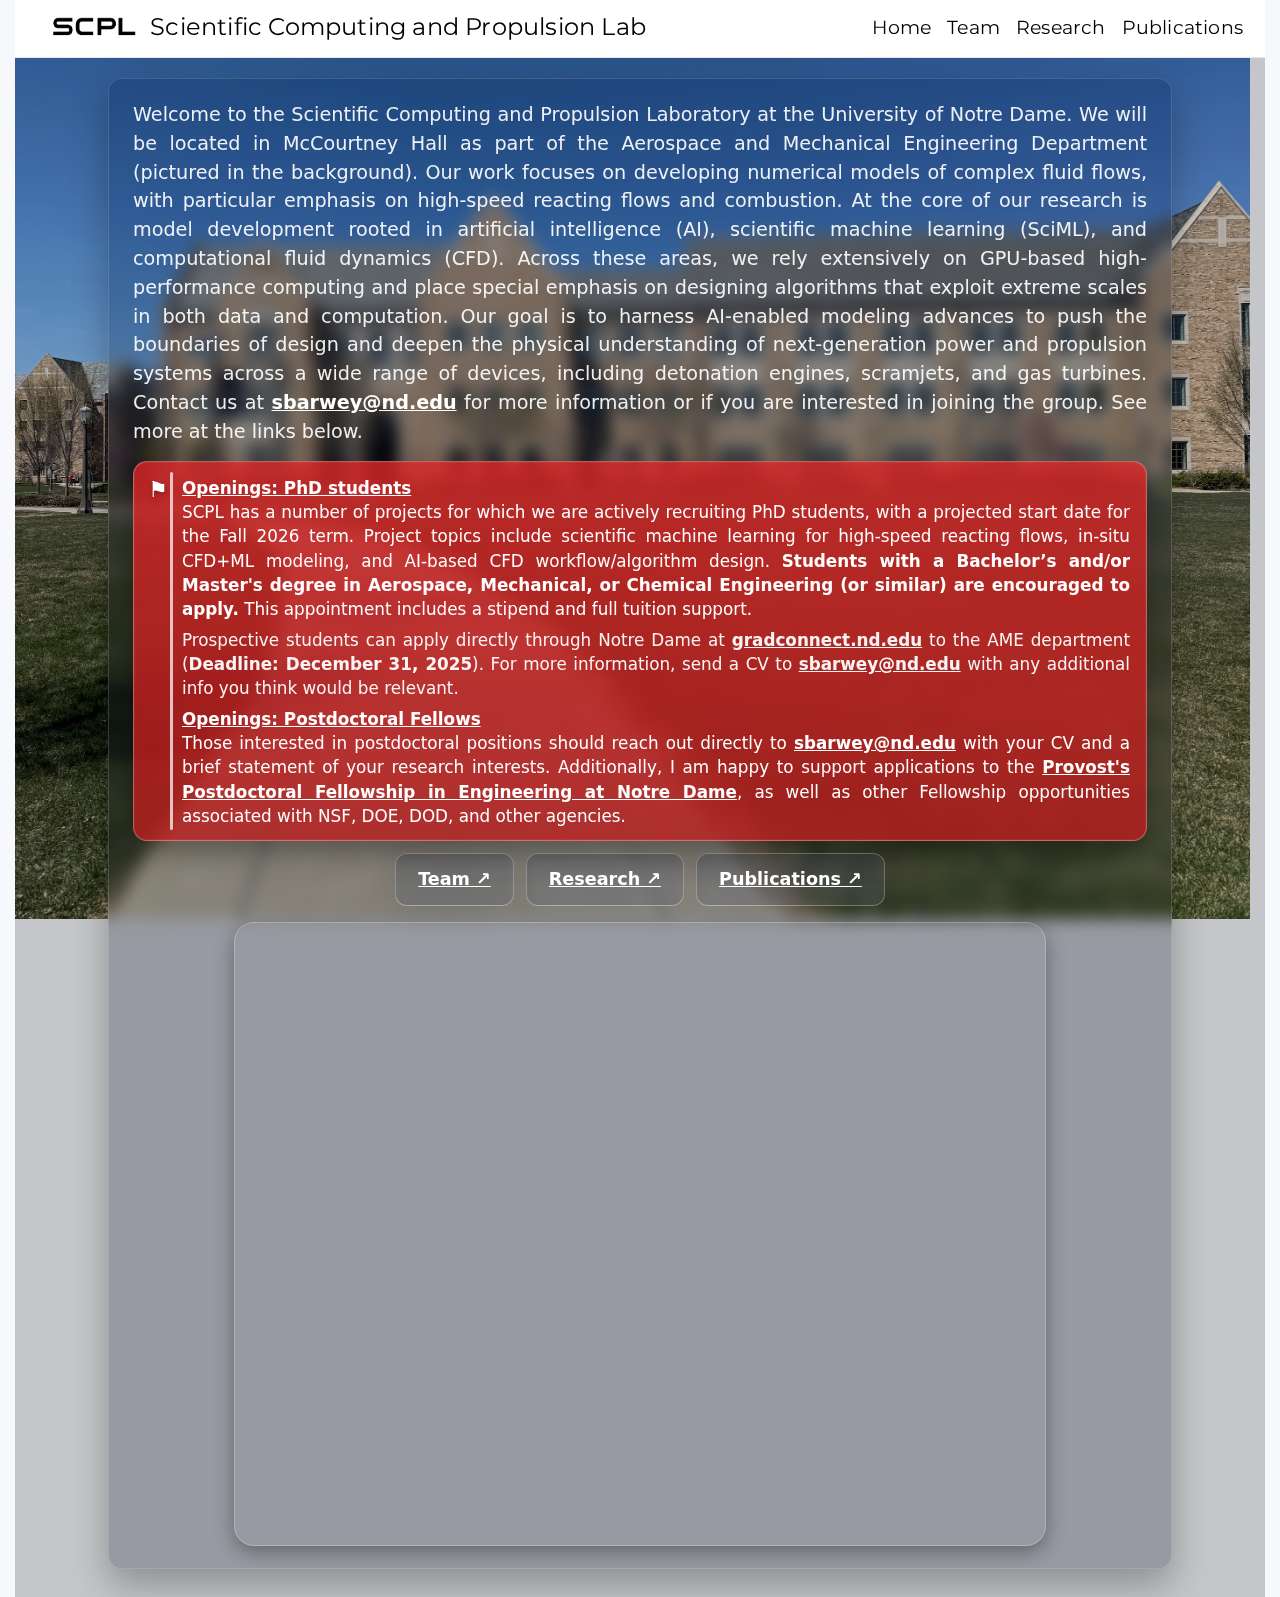
<file: index.html>
<!DOCTYPE html>
<html lang="en">
<head>
  <meta charset="utf-8" />
  <meta name="viewport" content="width=device-width, initial-scale=1" />

  <!-- Page title + description -->
  <title>SCPL</title>
  <meta name="description" content="SCPL — We develop algorithms at the intersection of machine learning, high-performance computing, and the natural sciences.">

  <!-- Banner font (Montserrat) -->
  <link href="https://fonts.googleapis.com/css2?family=Montserrat:wght@400;500;600&display=swap" rel="stylesheet">

  <!-- Main stylesheet -->
  <link rel="stylesheet" href="css/style.css">
</head>
<body>

<!-- ==========================================================================
     Header (site banner with logo + navigation)
     ========================================================================== -->
<header>
  <nav class="nav">
    <!-- Brand: logo + lab name -->
    <a class="brand" href="index.html">
      <img src="images/lab-logo.png" alt="Lab logo for SCPL">
      <span class="lab-name">Scientific Computing and Propulsion Laboratory</span>
    </a>

    <!-- Right-side navigation menu -->
    <div class="menu">
      <a href="index.html">Home</a>
      <a href="team.html">Team</a>
      <a href="research.html">Research</a>
      <a href="publications.html">Publications</a>
    </div>
  </nav>
</header>

<!-- ==========================================================================
     Hero Section (full-screen background with shaded content panel)
     ========================================================================== -->
<main class="hero" style="background-image: url('images/background.jpg');">
  <div class="hero-content">
    <div class="wrap">
      
      <!-- Unified shaded panel (glass effect from style.css) -->
      <section class="hero-panel">
        
        <!-- Lab title -->
        <!-- <h1 class="hero-title">
          <span class="lab-name">Scientific Computing and Propulsion Laboratory</span>
        </h1> -->

        <!-- Optional subtitle (currently commented out) -->
        <!-- <p class="hero-subtitle">University of Notre Dame, Department of Aerospace and Mechanical Engineering</p> -->

        <!-- Lead paragraph (justified, improved line-height in CSS) -->
        <p class="hero-lead">
          Welcome to the Scientific Computing and Propulsion Laboratory at the 
          University of Notre Dame. We will be located in McCourtney Hall as part of the Aerospace and Mechanical Engineering Department
          (pictured in the background). Our work focuses on developing numerical models of complex fluid flows, 
          with particular emphasis on high-speed reacting flows and combustion. At the core of our research is model development rooted in 
          artificial intelligence (AI), scientific machine learning (SciML), and computational fluid dynamics (CFD). 
          Across these areas, we rely extensively on GPU-based high-performance computing and place special emphasis on designing 
          algorithms that exploit extreme scales in both data and computation. Our goal is to harness AI-enabled modeling 
          advances to push the boundaries of design and deepen the physical understanding of next-generation power and propulsion 
          systems across a wide range of devices, including detonation engines, scramjets, and gas turbines. 
          Contact us at <a href="mailto:sbarwey@nd.edu">sbarwey@nd.edu</a> for more information or if you are interested in joining the group.
          See more at the links below. 
        </p>

        <!-- Hiring Notice (sticks out under the lead text) -->
        <div class="notice notice-hiring" role="note" aria-label="Hiring Notice">
          <p>
            <strong><u>Openings: PhD students</u></strong>
            <br>
            SCPL has a number of projects for which we are actively recruiting PhD students,
            with a projected start date for the Fall 2026 term. Project topics include scientific machine
            learning for high-speed reacting flows, in-situ CFD+ML modeling, and AI-based CFD workflow/algorithm design.
            <strong>Students with a Bachelor’s and/or Master's degree in Aerospace, Mechanical, or Chemical
            Engineering (or similar) are encouraged to apply.</strong> 
            This appointment includes a stipend and full tuition support.
          </p>
          <p class="notice-req">
            Prospective students can apply directly through Notre Dame at <a href="https://gradconnect.nd.edu">gradconnect.nd.edu</a> to the AME department (<strong>Deadline: December 31, 2025</strong>). 
            For more information, send a CV to <a href="mailto:sbarwey@nd.edu">sbarwey@nd.edu</a> with any additional info you think would be relevant.
          </p>
          <p>
            <strong><u>Openings: Postdoctoral Fellows </u></strong>
            <br>
            Those interested in postdoctoral positions should reach out directly to <a href="mailto:sbarwey@nd.edu">sbarwey@nd.edu</a> with your CV and a brief statement of your research interests.
            Additionally, I am happy to support applications to the <a href="https://engineering.nd.edu/provosts-postdoctoral-fellowships-in-engineering-program/">Provost's Postdoctoral Fellowship in Engineering at Notre Dame</a>, as well as other Fellowship opportunities associated with NSF, DOE, DOD, and other agencies. 
          </p>
        </div>

        <!-- Action buttons -->
        <div class="hero-actions">
          <a class="btn hero-btn" href="team.html">Team ↗</a>
          <a class="btn hero-btn" href="research.html">Research ↗</a>
          <a class="btn hero-btn" href="publications.html">Publications ↗</a>
        </div>

        <!-- New landing image -->
        <div class="hero-image">
          <img src="images/landing-image-1.png" alt="Landing image 1">
          <img src="images/landing-image-2.png" alt="Landing image 2">
          <img src="images/landing-image-3.png" alt="Landing image 3">
        </div>

      </section>
    </div>
  </div>
</main>

<!-- Small JS: inserts current year -->
<script src="js/site.js"></script>
</body>
</html>
</file>
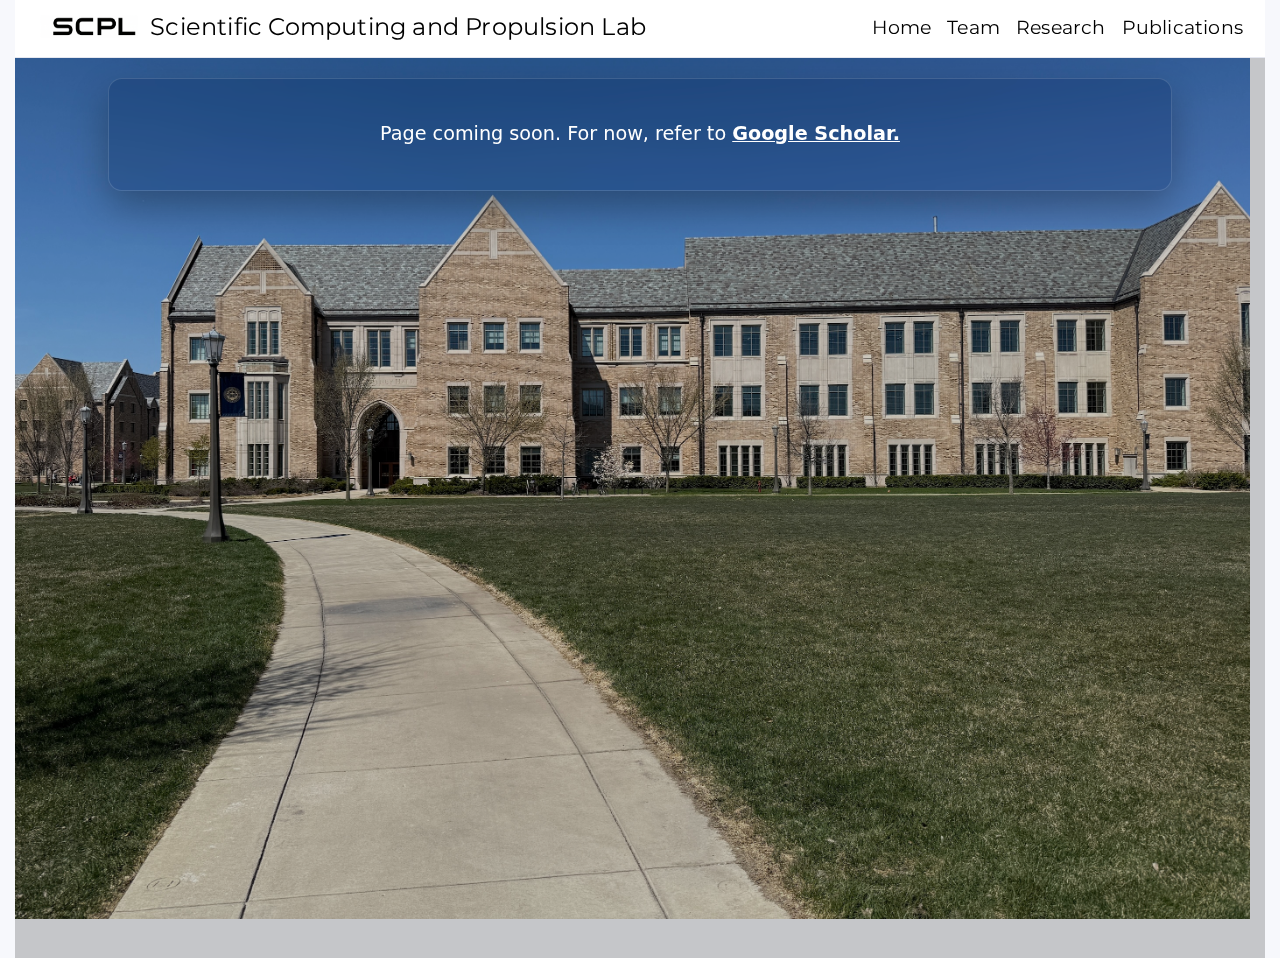
<file: publications.html>
<!DOCTYPE html>
<html lang="en">
<head>
  <meta charset="utf-8" />
  <meta name="viewport" content="width=device-width, initial-scale=1" />
  <title>Publications — SCPL</title>
  <meta name="description" content="Publications from SCPL. Searchable list of papers, preprints, and proceedings.">
  <link href="https://fonts.googleapis.com/css2?family=Montserrat:wght@400;500;600&display=swap" rel="stylesheet">
  <link rel="stylesheet" href="css/style.css">
</head>
<body>

<header>
  <nav class="nav">
    <a class="brand" href="index.html">
      <img src="images/lab-logo.png" alt="Lab logo for SCPL">
      <span class="lab-name">Scientific Computing and Propulsion Lab</span>
    </a>
    <div class="menu">
      <a href="index.html">Home</a>
      <a href="team.html">Team</a>
      <a href="research.html">Research</a>
      <a href="publications.html">Publications</a>
    </div>
  </nav>
</header>

<main class="hero" style="background-image: url('images/background.jpg');">
  <div class="hero-content">
    <div class="wrap">
      <section class="hero-panel" style="text-align:center;">
        <p style="font-size: 1.2rem; font-weight: 500; color: white;">
          Page coming soon. For now, refer to 
          <a href="https://scholar.google.com/citations?user=Km7A7aAAAAAJ&hl=en&oi=ao" target="_blank" style="color:white; text-decoration: underline; font-weight:600;">
            Google Scholar.
          </a>
        </p>
      </section>
    </div>
  </div>
</main>

<script src="js/site.js"></script>

<!-- =======================================================================
     OLD PUBLICATIONS PAGE (kept for later) — everything below is commented out
     =======================================================================

<div class="wrap">
  <h2>Publications</h2>

  <div class="pub-controls" style="margin: 6px 0 18px">
    <input id="pub-search" class="search" type="search" placeholder="Search by title, author, year, venue…" aria-label="Search publications" />
    <button class="btn" id="toggle-bib">Toggle BibTeX</button>
  </div>

  <section class="section" aria-labelledby="cat-journal">
    <h3 id="cat-journal">Journal Articles & Preprints</h3>
    <div id="pub-list-journal" class="grid" style="gap:14px">

      <article class="card pub"
        data-title="graph transformers for turbulent flow prediction"
        data-authors="young; lee; diaz"
        data-year="2024"
        data-month="apr"
        data-venue="jmlr">
        <div><strong>Graph Transformers for Turbulent Flow Prediction</strong></div>
        <small>C. Young, M. Lee, R. Diaz (2024), <em>Journal of Machine Learning Research</em>.
          <a href="#" target="_blank" rel="noopener">PDF</a> ·
          <a href="#" target="_blank" rel="noopener">Code</a>
        </small>
        <details>
          <summary>BibTeX</summary>
<pre>@article{young2024gtflow,
  title={Graph Transformers for Turbulent Flow Prediction},
  author={Young, Casey and Lee, Min and Diaz, Rosa},
  journal={Journal of Machine Learning Research},
  year={2024}
}</pre>
        </details>
      </article>

      <article class="card pub"
        data-title="vllm for multi-node scientific inference"
        data-authors="young"
        data-year="2023"
        data-month="nov"
        data-venue="joss">
        <div><strong>vLLM for Multi‑Node Scientific Inference</strong></div>
        <small>C. Young (2023), <em>Journal of Open Source Software</em>.
          <a href="#" target="_blank" rel="noopener">PDF</a> ·
          <a href="#" target="_blank" rel="noopener">Code</a>
        </small>
        <details>
          <summary>BibTeX</summary>
<pre>@article{young2023vllm,
  title={vLLM for Multi-Node Scientific Inference},
  author={Young, Casey},
  journal={Journal of Open Source Software},
  year={2023}
}</pre>
        </details>
      </article>

    </div>
  </section>

  <section class="section" aria-labelledby="cat-conf">
    <h3 id="cat-conf">Conference Proceedings</h3>
    <div id="pub-list-conf" class="grid" style="gap:14px">

      <article class="card pub"
        data-title="foundation models for physics need graph inductive bias"
        data-authors="brown; young; park"
        data-year="2025"
        data-month="jun"
        data-venue="neurips">
        <div><strong>Foundation Models for Physics Need Graph Inductive Bias</strong></div>
        <small>A. Brown*, C. Young*, J. Park (2025), <em>NeurIPS</em>.
          <a href="#" target="_blank" rel="noopener">PDF</a> ·
          <a href="#" target="_blank" rel="noopener">Code</a>
        </small>
        <details>
          <summary>BibTeX</summary>
<pre>@inproceedings{brown2025fmp,
  title={Foundation Models for Physics Need Graph Inductive Bias},
  author={Brown, Alex and Young, Casey and Park, Jordan},
  booktitle={NeurIPS},
  year={2025}
}</pre>
        </details>
      </article>

      <article class="card pub"
        data-title="reinforcement learning with verifiable rewards for combustion control"
        data-authors="park; brown"
        data-year="2024"
        data-month="feb"
        data-venue="icml">
        <div><strong>Reinforcement Learning with Verifiable Rewards for Combustion Control</strong></div>
        <small>J. Park, A. Brown (2024), <em>ICML</em>.
          <a href="#" target="_blank" rel="noopener">PDF</a>
        </small>
        <details>
          <summary>BibTeX</summary>
<pre>@inproceedings{park2024rlvr,
  title={Reinforcement Learning with Verifiable Rewards for Combustion Control},
  author={Park, Jordan and Brown, Alex},
  booktitle={ICML},
  year={2024}
}</pre>
        </details>
      </article>

    </div>
  </section>
</div>

<footer>
  <div class="foot">
    <div>© <span id="year"></span> <span class="lab-name">Scientific Computing and Propulsion Lab</span></div>
    <div><a href="#">Open Positions</a> · <a href="#">Code of Conduct</a></div>
  </div>
</footer>

<script>
const searchEl  = document.getElementById('pub-search');
const toggleBtn = document.getElementById('toggle-bib');
const allCards  = () => Array.from(document.querySelectorAll('.pub'));
function normalize(s){ return (s||'').toLowerCase(); }
function matches(card, q){
  const t = card.dataset.title || '';
  const a = card.dataset.authors || '';
  const y = card.dataset.year || '';
  const v = card.dataset.venue || '';
  return [t,a,y,v].some(x => normalize(x).includes(q));
}
if (searchEl) {
  searchEl.addEventListener('input', ()=>{
    const q = normalize(searchEl.value);
    allCards().forEach(c => c.style.display = q && !matches(c, q) ? 'none' : '');
  });
}
if (toggleBtn) {
  toggleBtn.addEventListener('click', ()=>{
    allCards().forEach(c=>{
      const d = c.querySelector('details');
      if(d) d.open = !d.open;
    });
  });
}
const MONTHS = {jan:1,feb:2,mar:3,apr:4,may:5,jun:6,jul:7,aug:8,sep:9,sept:9,oct:10,nov:11,dec:12};
function monthNum(m){
  if(!m) return 0;
  const s = String(m).trim().toLowerCase();
  if (MONTHS[s]) return MONTHS[s];
  const n = parseInt(s,10);
  return Number.isFinite(n) ? n : 0;
}
function sortContainer(containerId){
  const container = document.getElementById(containerId);
  if(!container) return;
  const items = Array.from(container.children);
  items.sort((a,b)=>{
    const ya = parseInt(a.dataset.year||'0',10) || 0;
    const yb = parseInt(b.dataset.year||'0',10) || 0;
    if (ya !== yb) return yb - ya;
    const ma = monthNum(a.dataset.month);
    const mb = monthNum(b.dataset.month);
    if (ma !== mb) return mb - ma;
    const ta = (a.dataset.title||'').toLowerCase();
    const tb = (b.dataset.title||'').toLowerCase();
    return ta.localeCompare(tb);
  });
  items.forEach(el => container.appendChild(el));
}
document.addEventListener('DOMContentLoaded', ()=>{
  sortContainer('pub-list-journal');
  sortContainer('pub-list-conf');
});
</script>

-->
</body>
</html>
</file>
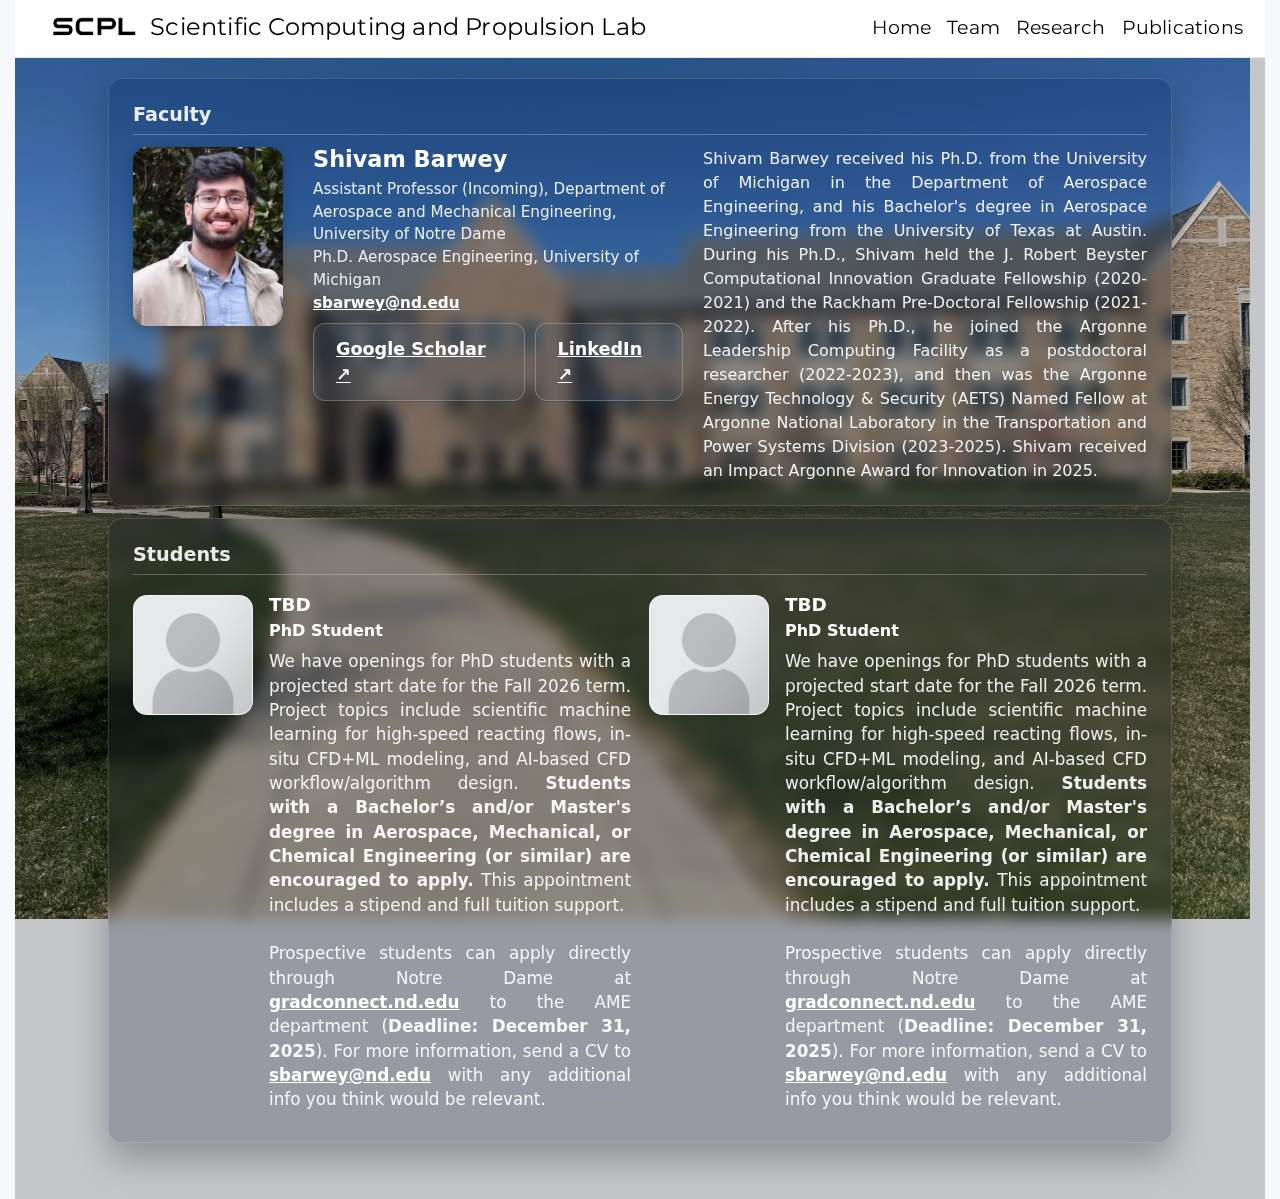
<file: team.html>
<!DOCTYPE html>
<html lang="en">
<head>
  <meta charset="utf-8" />
  <meta name="viewport" content="width=device-width, initial-scale=1" />
  <title>Team — Scientific Computing and Propulsion Lab</title>
  <meta name="description" content="Meet the people of SCPL.">
  <link href="https://fonts.googleapis.com/css2?family=Montserrat:wght@400;500;600&display=swap" rel="stylesheet">
  <link rel="stylesheet" href="css/style.css">
</head>
<body>

<header>
  <nav class="nav">
    <a class="brand" href="index.html">
      <img src="images/lab-logo.png" alt="Lab logo for SCPL">
      <span class="lab-name">Scientific Computing and Propulsion Lab</span>
    </a>
    <div class="menu">
      <a href="index.html">Home</a>
      <a href="team.html">Team</a>
      <a href="research.html">Research</a>
      <a href="publications.html">Publications</a>
    </div>
  </nav>
</header>

<main class="hero" style="background-image: url('images/background.jpg');">
  <div class="hero-content">
    <div class="wrap">

      <!-- Faculty section -->
      <section class="hero-panel team-section" style="margin-bottom:12px">
        <div class="team-header">Faculty</div>
        <div class="faculty">
          <!-- Left: Portrait -->
          <div class="faculty-avatar">
            <img src="images/team/faculty.jpg" alt="Prof. Shivam Barwey headshot">
          </div>
      
          <!-- Middle: Info + links -->
          <div class="faculty-info">
            <h3>Shivam Barwey</h3>
            <div class="role">
              Assistant Professor (Incoming), Department of Aerospace and Mechanical Engineering, University of Notre Dame
              <br>
              Ph.D. Aerospace Engineering, University of Michigan
              <br>
              <a href="mailto:sbarwey@nd.edu">sbarwey@nd.edu</a>
            </div>
            <div class="links">
              <a class="btn hero-btn" href="https://scholar.google.com/citations?user=Km7A7aAAAAAJ&hl=en&oi=ao">Google Scholar ↗</a>
              <a class="btn hero-btn" href="https://www.linkedin.com/in/shivam-barwey-a36368234/">LinkedIn ↗</a>
            </div>
          </div>
      
          <!-- Right: New text block -->
          <div class="faculty-bio">
            <p>
              Shivam Barwey received his Ph.D. from the University of Michigan in the Department of Aerospace Engineering, and his Bachelor's degree in Aerospace Engineering from the University of Texas at Austin. 
              During his Ph.D., Shivam held the J. Robert Beyster Computational Innovation Graduate Fellowship (2020-2021) and the Rackham Pre-Doctoral Fellowship (2021-2022). 
              After his Ph.D., he joined the Argonne Leadership Computing Facility as a postdoctoral researcher (2022-2023), and then was the Argonne Energy Technology & Security (AETS) Named Fellow at Argonne National Laboratory in the Transportation and Power Systems Division (2023-2025). 
              Shivam received an Impact Argonne Award for Innovation in 2025.
            </p>
          </div>
        </div>
      </section>

      <!-- Students section -->
      <section class="hero-panel team-section">
        <div class="team-header">Students</div>
        <div class="grid grid-2" style="margin-top:6px">

          <div class="person">
            <div class="avatar">
              <img src="images/team/student1.png" alt="Student 1 headshot">
            </div>
            <div>
              <h3>TBD</h3>
              <div class="role">PhD Student</div>
              <p class="student-blurb">
                We have openings for PhD students
                with a projected start date for the Fall 2026 term. Project topics include scientific machine
                learning for high-speed reacting flows, in-situ CFD+ML modeling, and AI-based CFD workflow/algorithm design.
                <strong>Students with a Bachelor’s and/or Master's degree in Aerospace, Mechanical, or Chemical
                Engineering (or similar) are encouraged to apply.</strong> 
                This appointment includes a stipend and full tuition support.
              </p>
              <p class="student-blurb">
                <br>
                Prospective students can apply directly through Notre Dame at <a href="https://gradconnect.nd.edu">gradconnect.nd.edu</a> to the AME department (<strong>Deadline: December 31, 2025</strong>). 
                For more information, send a CV to <a href="mailto:sbarwey@nd.edu">sbarwey@nd.edu</a> with any additional info you think would be relevant.
              </p>
            </div>
          </div>

          <div class="person">
            <div class="avatar">
              <img src="images/team/student2.png" alt="Student 2 headshot">
            </div>
            <div>
              <h3>TBD</h3>
              <div class="role">PhD Student</div>
              <p class="student-blurb">
                We have openings for PhD students
                with a projected start date for the Fall 2026 term. Project topics include scientific machine
                learning for high-speed reacting flows, in-situ CFD+ML modeling, and AI-based CFD workflow/algorithm design.
                <strong>Students with a Bachelor’s and/or Master's degree in Aerospace, Mechanical, or Chemical
                Engineering (or similar) are encouraged to apply.</strong> 
                This appointment includes a stipend and full tuition support.
              </p>
              <p class="student-blurb">
                <br>
                Prospective students can apply directly through Notre Dame at <a href="https://gradconnect.nd.edu">gradconnect.nd.edu</a> to the AME department (<strong>Deadline: December 31, 2025</strong>). 
                For more information, send a CV to <a href="mailto:sbarwey@nd.edu">sbarwey@nd.edu</a> with any additional info you think would be relevant.
              </p>
            </div>
          </div>

        </div>
      </section>

    </div>
  </div>
</main>
</file>
<file: css/style.css>
/* ==========================================================================
   SCPL — Site styles
   Clean, commented, and friendly to tweak
   ==========================================================================

   HOW TO TUNE QUICKLY  (look for "EDIT HERE"):
   - Brand & banner
       --logo-h, --nav-h, --gutter, --menu-link, --menu-link-hover
   - Palette & shadows
       --bg, --surface, --text, --muted, --accent, --border, --shadow
   - Hero & panel visuals
       --hero-h, --hero-overlay, --panel-alpha, --maxw, --panel-px, --panel-py
   - Landing slider
       --hero-img-w, --hero-img-duration

   Notes:
   • Header spans full window width. The small side margin is --gutter.
   • Menu links in the header are BLACK by default and don’t inherit blue.
   • Links inside the glass hero-panel are forced to bold white + underline.
   ========================================================================== */


/* ==========================================================================
   DESIGN TOKENS — EDIT HERE
   ========================================================================== */
   :root{
    /* ---- Palette (EDIT HERE) ---- */
    --bg:#f7f8fc;
    --surface:#ffffff;
    --text:#0f172a;
    --muted:#46506b;
    --border:#e6e8f0;
    --accent:#2459f7;              /* global link color (outside hero-panel) */
    --accent-2:#17b897;            /* subtle hover tint for hero buttons */
  
    /* Header link colors (banner, top-right) — EDIT HERE */
    --menu-link:#000;              /* black menu links */
    --menu-link-hover:#555;        /* softer gray on hover */
  
    /* ---- Radii & Shadows (EDIT HERE) ---- */
    --radius:16px;
    --shadow:0 8px 28px rgba(15,23,42,.08);
  
    /* ---- Layout knobs (EDIT HERE) ---- */
    --maxw:1100px;                 /* content width for main sections */
    --nav-h:58px;                  /* banner height */
    --logo-h:28px;                 /* logo height in banner */
    --gutter:22px;                 /* small side padding for full-width header */
  
    /* ---- Hero (EDIT HERE) ---- */
    --hero-h:100vh;                /* “full screen” hero height */
    --hero-overlay:.20;            /* dark overlay behind glass panel */
    --panel-alpha:.25;             /* glass panel opacity */
    --panel-px:24px;               /* hero-panel horizontal padding */
    --panel-py:22px;               /* hero-panel vertical padding */
  
    /* ---- Landing image slider (EDIT HERE) ---- */
    --hero-img-w:.80;              /* image width as fraction of hero-panel */
    --hero-img-duration:15s;       /* full cycle for 3 images */
  }
  
  
  /* ==========================================================================
     BASE / RESET
     ========================================================================== */
  *{ box-sizing:border-box }
  html,body{
    margin:0; padding:0;
    background:var(--bg); color:var(--text);
    font-family:Inter, system-ui, -apple-system, Segoe UI, Roboto, Helvetica, Arial, sans-serif;
  }
  a{ color:var(--accent); text-decoration:none }
  a:hover{ text-decoration:underline }
  img{ max-width:100%; display:block }
  
  /* Keep layout width stable when scrollbar appears */
  html{ scrollbar-gutter: stable both-edges; }
  
  /* Respect reduced‑motion preferences */
  @media (prefers-reduced-motion: reduce){
    *{ animation-duration:.001ms !important; animation-iteration-count:1 !important; transition:none !important; }
  }
  
  
  /* ==========================================================================
     HEADER / NAV (full‑width with a small buffer)
     ========================================================================== */
  header{
    background:#fff;
    border-bottom:1px solid var(--border);
    position:sticky; top:0; z-index:40;
    min-height:var(--nav-h); width:100%;
  }
  
  /* Full width row, tiny side padding from --gutter */
  .nav{
    width:100%; max-width:100%;
    margin:0; padding:12px var(--gutter);
    display:flex; align-items:center; gap:16px;
    justify-content:space-between;          /* brand hugs left, menu hugs right */
  }
  
  .brand{ display:flex; align-items:center; gap:12px; color:#000 }
  .brand img{ height:var(--logo-h); width:auto; border-radius:6px; }
  .nav .brand span{ font-size:1.5rem; font-weight:500; white-space:normal; }
  
  /* Menu links are BLACK, not accented blue */
  .menu{ display:flex; gap:16px; }
  .menu a{
    color:var(--menu-link);
    font-size:1.2rem; font-weight:400;
    text-decoration:none;
  }
  .menu a:hover{ color:var(--menu-link-hover); }
  
  /* Banner font family */
  .nav .brand span, .nav .menu a{
    font-family:'Montserrat', Inter, system-ui, -apple-system, Segoe UI, Roboto, Helvetica, Arial, sans-serif;
    letter-spacing:.2px; font-weight:400;
  }
  
  /* Responsive wrap for smaller screens */
  @media (max-width: 860px){
    .nav{ flex-wrap:wrap; row-gap:8px; }
    .menu{ order:2; width:100%; justify-content:flex-start; flex-wrap:wrap; gap:12px; }
  }
  @media (max-width: 520px){
    .nav{ justify-content:center; }
    .brand{ flex:1 1 100%; justify-content:center; }
    .menu{ justify-content:center; }
  }
  
  
  /* ==========================================================================
     BUTTONS
     ========================================================================== */
  .btn{
    display:inline-flex; align-items:center; gap:8px;
    padding:10px 14px; border-radius:12px;
    border:1px solid var(--border); background:var(--surface);
    box-shadow:var(--shadow);
  }
  .btn:hover{ border-color:#cfd6e3 }
  
  /* Themed buttons used on the hero glass panel */
  .hero-btn{
    background:rgba(255,255,255,0.08); color:#fff;
    border:1px solid rgba(255,255,255,0.25);
    border-radius:12px; padding:12px 22px;
    font-size:1.1rem; font-weight:600;
    transition:background .25s, border-color .25s, transform .15s;
    backdrop-filter:blur(4px);
  }
  .hero-btn:hover{
    background:rgba(255,255,255,0.18);
    border-color:rgba(255,255,255,0.45);
    transform:translateY(-2px);
    box-shadow:0 4px 12px rgba(0,0,0,0.25);
  }
  .hero-btn:active{ transform:translateY(0) }
  .hero-actions .hero-btn:hover{
    background:color-mix(in srgb, var(--accent-2) 12%, rgba(255,255,255,0.18));
  }
  @media (max-width:560px){
    .hero-actions{ flex-direction:column; align-items:flex-start; }
    .hero-actions .hero-btn{ width:100%; justify-content:center; }
  }
  
  
  /* ==========================================================================
     HERO (background + glass panel)
     ========================================================================== */
  .hero{
    position:relative; min-height:var(--hero-h);
    background-size:cover; background-position:center; background-repeat:no-repeat;
    background-attachment:fixed;
  }
  .hero::after{ content:""; position:absolute; inset:0; background:rgba(0,0,0,var(--hero-overlay)); }
  .hero-content{ position:relative; z-index:1; min-height:var(--hero-h); padding:20px 0 28px; }
  .hero .wrap{ max-width:var(--maxw); margin:0 auto; padding:0 18px; }
  
  .hero-panel{
    background:rgba(15,23,42,var(--panel-alpha));
    color:#fff; padding:var(--panel-py) var(--panel-px);
    border-radius:14px; border:1px solid rgba(255,255,255,0.14);
    box-shadow:0 16px 36px rgba(0,0,0,.28);
    backdrop-filter:blur(8px) saturate(120%);
    max-width:1100px; text-align:justify; line-height:1.5; overflow:hidden;
  }
  
  .hero-title{ margin:0 0 6px; color:#fff; font-size:clamp(2.2rem,5vw,3.4rem); font-weight:600; line-height:1.06; }
  .hero-subtitle{ margin:0 0 12px; color:rgba(255,255,255,.96); font-size:clamp(1rem,2.2vw,1.2rem); font-weight:500; }
  .hero-lead{ margin:0; color:rgba(255,255,255,.92); font-size:1.2rem; }
  .hero-actions{ display:flex; gap:12px; flex-wrap:wrap; margin-top:12px; justify-content:center; }
  
  @media (max-width:900px){
    .hero{ background-attachment:scroll; }       /* better mobile perf */
  }
  
  
  /* ==========================================================================
     NOTICE BLOCK (e.g., hiring)
     ========================================================================== */
  .notice{
    margin-top:14px; padding:14px 16px 12px 48px;
    border-radius:14px; line-height:1.45; position:relative;
    border:1px solid rgba(255,255,255,0.28);
    box-shadow:0 12px 28px rgba(0,0,0,.35), inset 0 0 0 1px rgba(255,255,255,.05);
    color:#fff;
  }
  .notice-hiring{
    background:linear-gradient(180deg, rgba(220,38,38,0.8) 0%, rgba(185,28,28,0.8) 100%);
  }
  .notice-hiring::before{
    content:"⚑"; position:absolute; left:14px; top:12px; font-size:22px;
    filter:drop-shadow(0 2px 2px rgba(0,0,0,.25));
  }
  .notice-hiring::after{
    content:""; position:absolute; left:36px; top:10px; bottom:10px;
    width:3px; border-radius:2px; background:rgba(255,255,255,0.85); opacity:.85;
  }
  .notice p{ margin:0 0 6px; }
  .notice p:last-child{ margin-bottom:0; }
  .notice strong{ font-weight:700; }
  .notice-req{ opacity:.95; }
  
  /* Ensure white links inside the notice */
  .notice a{ color:#fff; text-decoration:underline; font-weight:700; }
  /* Belt & suspenders: force white for all children */
  .notice-hiring, .notice-hiring *{ color:#fff !important; }
  
  
  /* ==========================================================================
     LANDING PAGE — rotating image
     ========================================================================== */
  .hero-image{
    width:calc(100% * var(--hero-img-w));
    margin:16px auto 0; position:relative;
    border-radius:20px; overflow:hidden;
    border:1px solid rgba(255,255,255,0.25);
    box-shadow:0 6px 20px rgba(0,0,0,0.35);
  }
  .hero-image img{
    width:100%; height:auto; display:block; background:#fff; opacity:0;
    animation:fade-cycle var(--hero-img-duration) infinite;
  }
  .hero-image img:nth-child(1){ position:relative; z-index:1; }
  .hero-image img:nth-child(n+2){ position:absolute; inset:0; object-fit:contain; z-index:2; }
  .hero-image img:nth-child(1){ animation-delay:0s; }
  .hero-image img:nth-child(2){ animation-delay:calc(var(--hero-img-duration)/3); }
  .hero-image img:nth-child(3){ animation-delay:calc(2*var(--hero-img-duration)/3); }
  @keyframes fade-cycle{ 0%,39%,100%{opacity:0;} 6%,33%{opacity:1;} }
  
  
  /* ==========================================================================
     STANDARD LAYOUT, SECTIONS, CARDS
     ========================================================================== */
  .wrap{ max-width:var(--maxw); margin:0 auto; padding:24px 18px; }
  .section{ padding:42px 0; }
  h1,h2,h3{ line-height:1.12; margin:0 0 14px; }
  h1{ font-size:clamp(2rem,4vw,3rem); }
  h2{ font-size:clamp(1.6rem,3vw,2.2rem); }
  h3{ font-size:1.15rem; }
  p{ color:var(--muted); font-size:1.05rem; }
  
  .grid{ display:grid; gap:18px }
  .grid-3{ grid-template-columns:repeat(3,1fr) }
  .grid-2{ grid-template-columns:repeat(2,1fr) }
  @media (max-width:900px){ .grid-3{ grid-template-columns:1fr 1fr } }
  @media (max-width:640px){ .grid-3,.grid-2{ grid-template-columns:1fr } }
  .card{
    border:1px solid var(--border); background:var(--surface);
    border-radius:var(--radius); padding:18px; box-shadow:var(--shadow);
  }
  
  
  /* ==========================================================================
     TEAM / FACULTY
     ========================================================================== */
  .hero-panel .card{ background:transparent; border:none; box-shadow:none; padding:0; }
  
  /* Avatar | Info | Bio grid */
  .faculty{
    display:grid; grid-template-columns:160px 1fr 1.2fr;
    gap:20px; align-items:start;
  }
  .faculty-avatar img{
    width:150px; height:auto; border-radius:14px; box-shadow:0 4px 12px rgba(0,0,0,0.25);
  }
  .faculty-info{ text-align:left; }
  .faculty-info h3{ margin:0 0 6px; font-size:1.4rem; color:#fff; }
  .faculty-info .role{ font-size:.95rem; color:rgba(255,255,255,0.9); margin-bottom:8px; }
  .faculty-info p{ color:rgba(255,255,255,0.85); }
  .faculty-bio p{ color:rgba(255,255,255,0.92); font-size:1rem; line-height:1.5; margin:0; }
  .faculty-info .links{ display:flex; gap:10px; justify-content:flex-start; }
  
  @media (max-width:900px){
    .faculty{ grid-template-columns:1fr; }
    .faculty-bio{ margin-top:12px; }
  }
  
  /* Student cards */
  .person{
    display:grid; grid-template-columns:120px 1fr;
    gap:16px; align-items:start; padding:8px 0;
  }
  .avatar{
    width:120px; height:120px; border-radius:14px; overflow:hidden;
    background:#eef1f9; border:1px solid rgba(255,255,255,.25);
  }
  .avatar img{ width:100%; height:100%; object-fit:cover; }
  .person h3{ margin:0 0 4px; color:#fff; }
  .person .role{ color:#fff; font-weight:600; margin-bottom:6px; }
  .student-blurb{ margin:0; color:rgba(255,255,255,.92); line-height:1.45; }
  
  /* Section headers inside hero-panel */
  .team-section{ margin-bottom:28px; }
  .team-header{
    font-size:1.2rem; font-weight:600; color:rgba(255,255,255,0.9);
    margin-bottom:12px; padding-bottom:4px; border-bottom:1px solid rgba(255,255,255,0.25);
  }
  
  
  /* ==========================================================================
     RESEARCH / PUBLICATIONS / FOOTER
     ========================================================================== */
  .topic{ display:flex; gap:14px; align-items:flex-start }
  .topic .media{ min-width:180px; max-width:220px }
  .topic .badge{ min-width:40px; height:40px; border-radius:10px;
    display:grid; place-items:center; background:#eef2ff; border:1px solid #cdd7ff; }
  
  .pub-controls{ display:flex; gap:12px; flex-wrap:wrap; align-items:center }
  .search{ flex:1; min-width:240px }
  input[type='search'], input[type='url']{ width:100%; padding:11px 12px; border-radius:12px; border:1px solid var(--border); background:#fff; color:var(--text); }
  .pub{ display:grid; gap:4px }
  .pub small{ color:var(--muted) }
  
  footer{ border-top:1px solid var(--border); margin-top:42px; background:var(--surface); }
  .foot{
    max-width:var(--maxw); margin:0 auto; padding:20px 18px;
    display:flex; justify-content:space-between; gap:12px; flex-wrap:wrap; color:var(--muted);
  }
  
  
  /* ==========================================================================
     HERO‑PANEL LINKS — force white + underline for readability
     ========================================================================== */
  .hero-panel a{ color:#fff !important; font-weight:600; text-decoration:underline; }
  .hero-panel a:hover{ color:#e5e5e5; }
</file>
